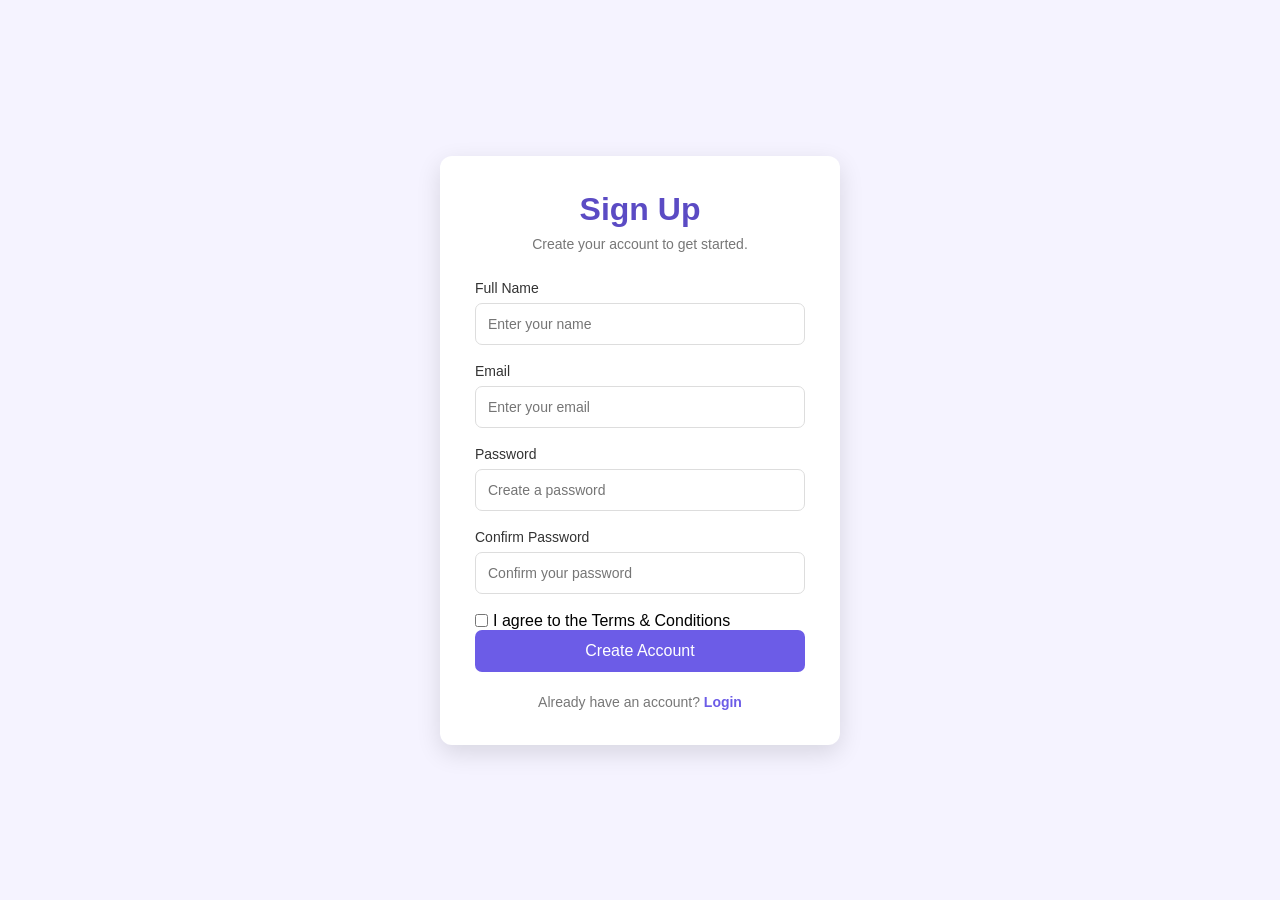
<file: signup.html>
<!DOCTYPE html>
<html lang="en">

<head>
    <meta charset="UTF-8">
    <meta name="viewport" content="width=device-width, initial-scale=1.0">

    <title>Sign Up</title>

    <link rel="stylesheet" href="login.css">
</head>

<body>

    <div class="login-container">

        <div class="login-box">

            <h1>Sign Up</h1>

            <p class="subtitle">
                Create your account to get started.
            </p>

            <form>

                <div class="input-group">
                    <label for="name">Full Name</label>
                    <input type="text" id="name" placeholder="Enter your name">
                </div>

                <div class="input-group">
                    <label for="email">Email</label>
                    <input type="email" id="email" placeholder="Enter your email">
                </div>

                <div class="input-group">
                    <label for="password">Password</label>
                    <input type="password" id="password" placeholder="Create a password">
                </div>

                <div class="input-group">
                    <label for="confirm-password">Confirm Password</label>
                    <input type="password" id="confirm-password" placeholder="Confirm your password">
                </div>

                <label class="remember">
                    <input type="checkbox">
                    I agree to the Terms & Conditions
                </label>

                <button type="submit">Create Account</button>

                <p class="signup">
                    Already have an account?
                    <a href="login.html">Login</a>
                </p>

            </form>

        </div>

    </div>

</body>

</html>
</file>
<file: login.css>
* {
    margin: 0;
    padding: 0;
    box-sizing: border-box;
}

body {
    font-family: Arial, sans-serif;
    background: #f5f3ff;
}

/* Center Login Box */

.login-container {
    min-height: 100vh;

    display: flex;
    justify-content: center;
    align-items: center;

    padding: 20px;
}

/* Login Box */

.login-box {
    width: 100%;
    max-width: 400px;

    background: white;

    padding: 35px;

    border-radius: 12px;

    box-shadow: 0 8px 25px rgba(0, 0, 0, 0.12);
}

/* Heading */

.login-box h1 {
    text-align: center;
    color: #5b4bc4;

    margin-bottom: 8px;
}

.subtitle {
    text-align: center;
    color: #777;

    font-size: 14px;

    margin-bottom: 28px;
}

/* Input */

.input-group {
    margin-bottom: 18px;
}

.input-group label {
    display: block;

    margin-bottom: 7px;

    color: #333;

    font-size: 14px;
}

.input-group input {
    width: 100%;

    padding: 12px;

    border: 1px solid #ddd;

    border-radius: 7px;

    font-size: 14px;

    outline: none;
}

.input-group input:focus {
    border-color: #6c5ce7;
}

/* Options */

.options {
    display: flex;

    justify-content: space-between;

    align-items: center;

    margin-bottom: 22px;

    font-size: 13px;
}

.options a {
    color: #6c5ce7;

    text-decoration: none;
}

.remember {
    display: flex;

    align-items: center;

    gap: 5px;
}

/* Login Button */

button {
    width: 100%;

    padding: 12px;

    border: none;

    border-radius: 7px;

    background: #6c5ce7;

    color: white;

    font-size: 16px;

    cursor: pointer;
}

button:hover {
    background: #5848c2;
}

/* Signup */

.signup {
    text-align: center;

    margin-top: 22px;

    color: #777;

    font-size: 14px;
}

.signup a {
    color: #6c5ce7;

    text-decoration: none;

    font-weight: bold;
}


/* Mobile */

@media (max-width: 500px) {

    .login-box {
        padding: 28px 20px;
    }

    .login-box h1 {
        font-size: 28px;
    }

    .options {
        font-size: 12px;
    }
}
</file>
